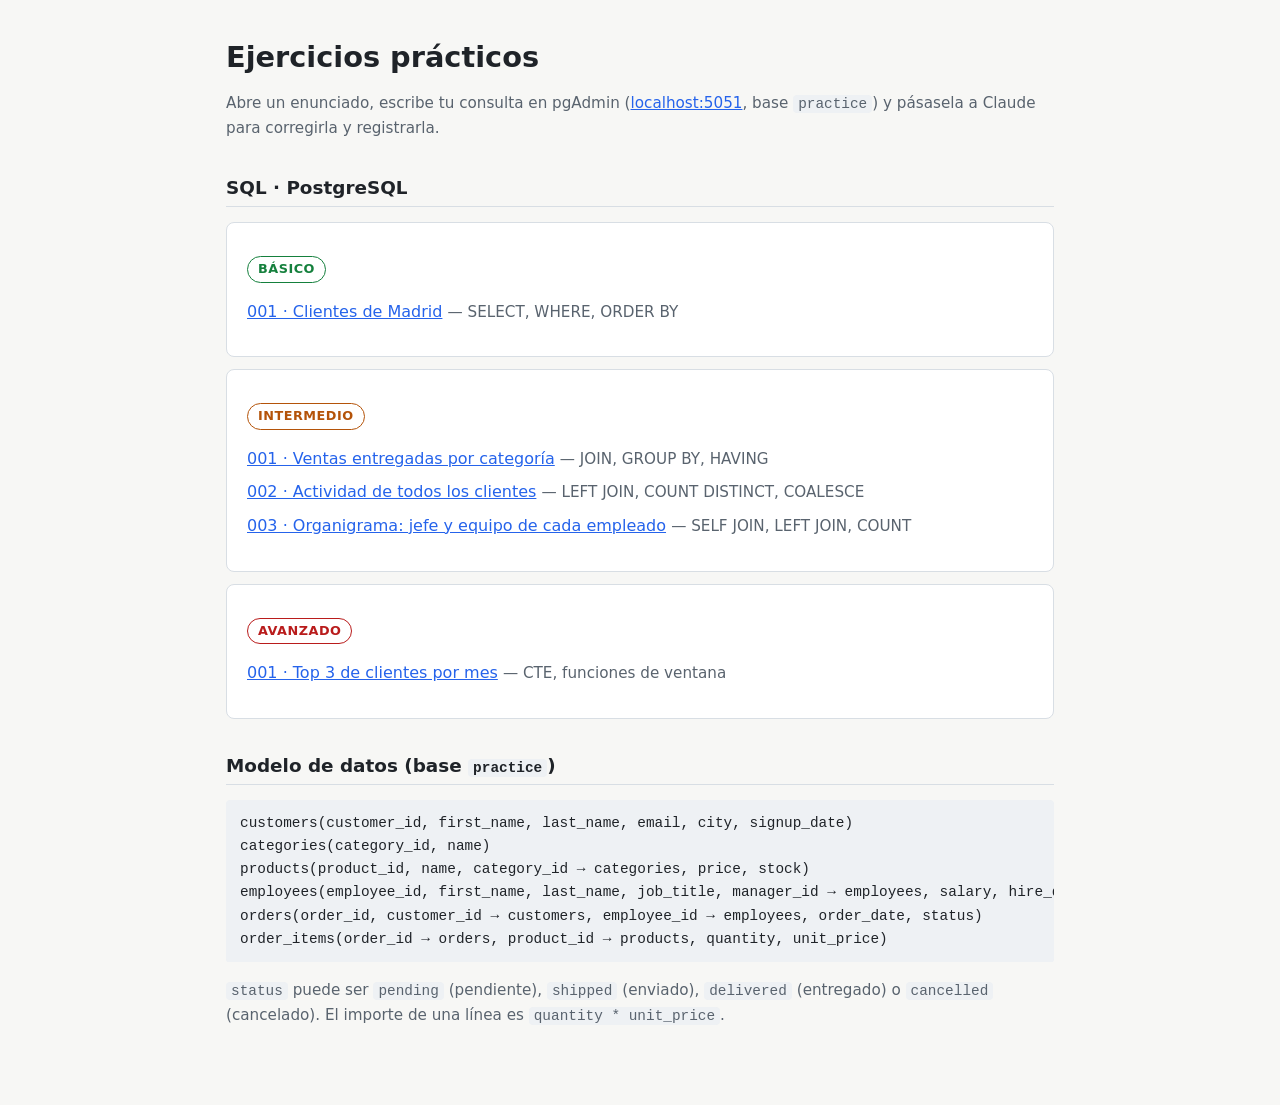
<file: ejercicios-practicos/ejercicios/index.html>
<!doctype html>
<html lang="es">
<head>
<meta charset="utf-8"><meta name="viewport" content="width=device-width, initial-scale=1">
<title>Ejercicios SQL</title>
<link rel="stylesheet" href="estilos.css">
</head>
<body><main>
<h1>Ejercicios prácticos</h1>
<p class="meta">Abre un enunciado, escribe tu consulta en pgAdmin (<a href="http://localhost:5051">localhost:5051</a>, base <code>practice</code>) y pásasela a Claude para corregirla y registrarla.</p>

<h2>SQL · PostgreSQL</h2>
<div class="tarjeta">
  <p><span class="nivel basico">Básico</span></p>
  <ul class="ejercicios">
    <li><a href="sql-postgres/basico/001-customers-by-city.html">001 · Clientes de Madrid</a> <span class="meta">— SELECT, WHERE, ORDER BY</span></li>
  </ul>
</div>
<div class="tarjeta">
  <p><span class="nivel intermedio">Intermedio</span></p>
  <ul class="ejercicios">
    <li><a href="sql-postgres/intermedio/001-sales-by-category.html">001 · Ventas entregadas por categoría</a> <span class="meta">— JOIN, GROUP BY, HAVING</span></li>
    <li><a href="sql-postgres/intermedio/002-customer-activity.html">002 · Actividad de todos los clientes</a> <span class="meta">— LEFT JOIN, COUNT DISTINCT, COALESCE</span></li>
    <li><a href="sql-postgres/intermedio/003-org-chart.html">003 · Organigrama: jefe y equipo de cada empleado</a> <span class="meta">— SELF JOIN, LEFT JOIN, COUNT</span></li>
  </ul>
</div>
<div class="tarjeta">
  <p><span class="nivel avanzado">Avanzado</span></p>
  <ul class="ejercicios">
    <li><a href="sql-postgres/avanzado/001-top-customers-by-month.html">001 · Top 3 de clientes por mes</a> <span class="meta">— CTE, funciones de ventana</span></li>
  </ul>
</div>

<h2>Modelo de datos (base <code>practice</code>)</h2>
<pre>customers(customer_id, first_name, last_name, email, city, signup_date)
categories(category_id, name)
products(product_id, name, category_id → categories, price, stock)
employees(employee_id, first_name, last_name, job_title, manager_id → employees, salary, hire_date)
orders(order_id, customer_id → customers, employee_id → employees, order_date, status)
order_items(order_id → orders, product_id → products, quantity, unit_price)</pre>
<p class="meta"><code>status</code> puede ser <code>pending</code> (pendiente), <code>shipped</code> (enviado), <code>delivered</code> (entregado) o <code>cancelled</code> (cancelado). El importe de una línea es <code>quantity * unit_price</code>.</p>
</main></body>
</html>
</file>
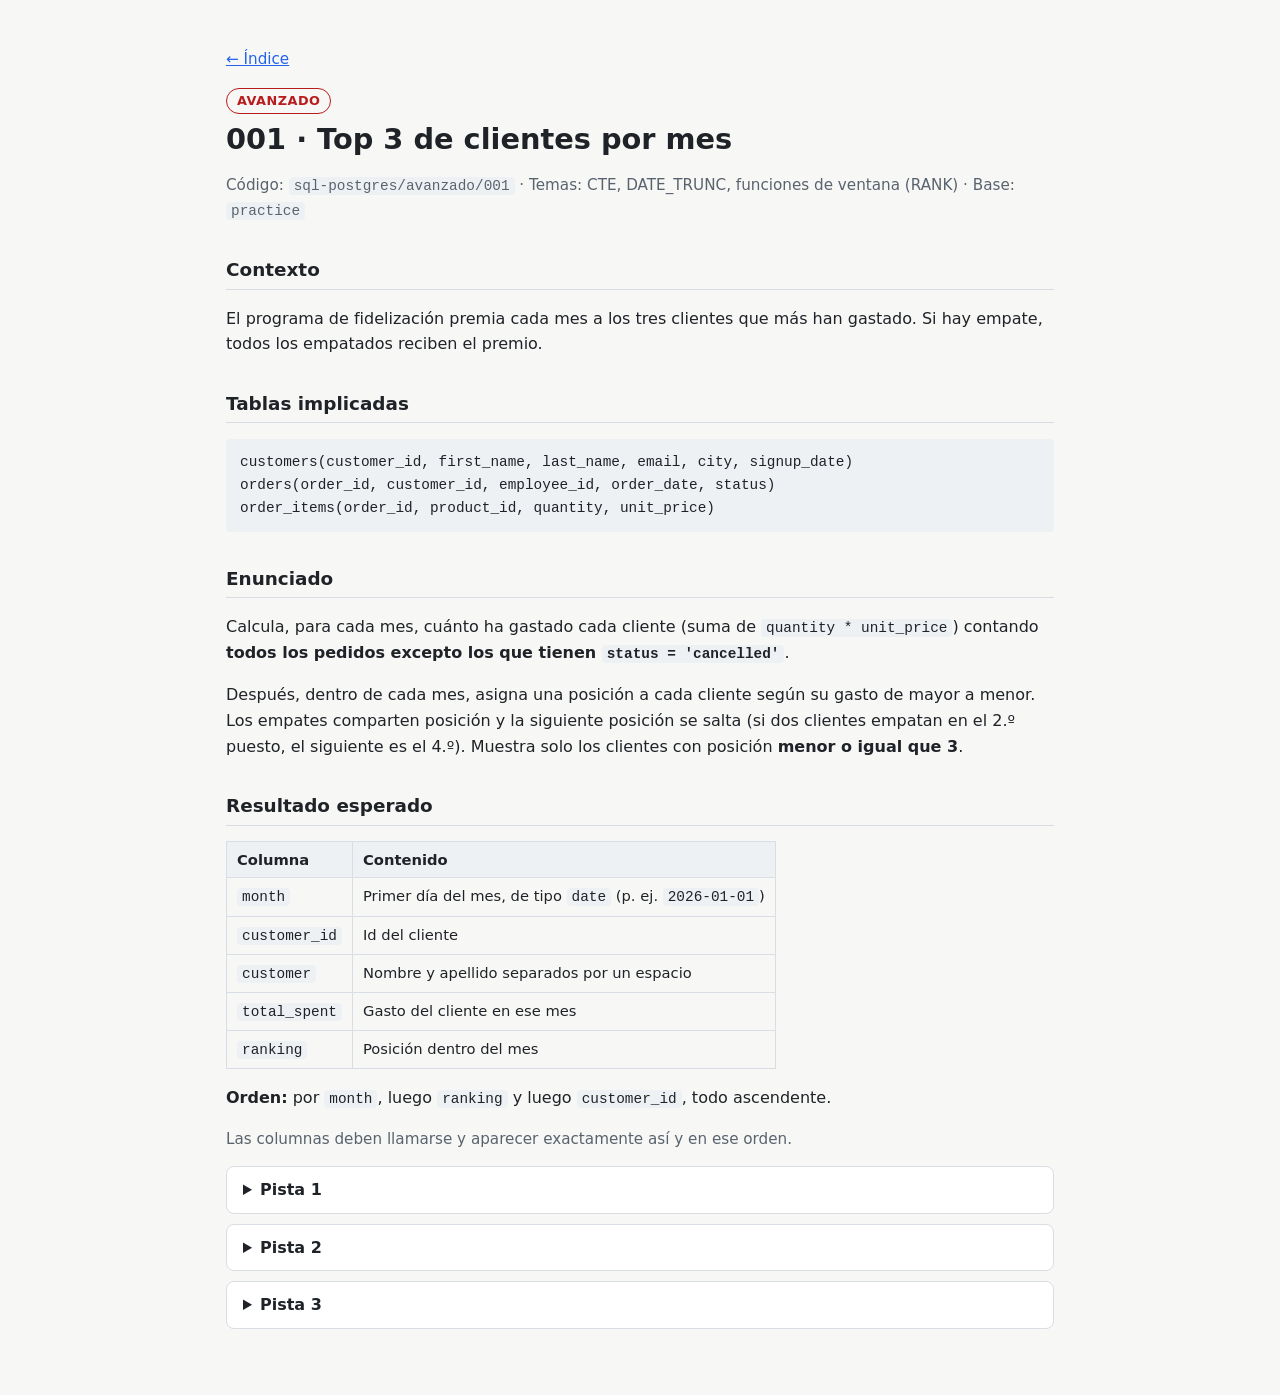
<file: ejercicios-practicos/ejercicios/sql-postgres/avanzado/001-top-customers-by-month.html>
<!doctype html>
<html lang="es">
<head>
<meta charset="utf-8"><meta name="viewport" content="width=device-width, initial-scale=1">
<title>Top clientes por mes</title>
<link rel="stylesheet" href="../../estilos.css">
</head>
<body><main>
<p class="volver"><a href="../../index.html">← Índice</a></p>
<span class="nivel avanzado">Avanzado</span>
<h1>001 · Top 3 de clientes por mes</h1>
<p class="meta">Código: <code>sql-postgres/avanzado/001</code> · Temas: CTE, DATE_TRUNC, funciones de ventana (RANK) · Base: <code>practice</code></p>

<h2>Contexto</h2>
<p>El programa de fidelización premia cada mes a los tres clientes que más han gastado. Si hay empate, todos los empatados reciben el premio.</p>

<h2>Tablas implicadas</h2>
<pre>customers(customer_id, first_name, last_name, email, city, signup_date)
orders(order_id, customer_id, employee_id, order_date, status)
order_items(order_id, product_id, quantity, unit_price)</pre>

<h2>Enunciado</h2>
<p>Calcula, para cada mes, cuánto ha gastado cada cliente (suma de <code>quantity * unit_price</code>) contando <strong>todos los pedidos excepto los que tienen <code>status = 'cancelled'</code></strong>.</p>
<p>Después, dentro de cada mes, asigna una posición a cada cliente según su gasto de mayor a menor. Los empates comparten posición y la siguiente posición se salta (si dos clientes empatan en el 2.º puesto, el siguiente es el 4.º). Muestra solo los clientes con posición <strong>menor o igual que 3</strong>.</p>

<h2>Resultado esperado</h2>
<table>
  <tr><th>Columna</th><th>Contenido</th></tr>
  <tr><td><code>month</code></td><td>Primer día del mes, de tipo <code>date</code> (p. ej. <code>2026-01-01</code>)</td></tr>
  <tr><td><code>customer_id</code></td><td>Id del cliente</td></tr>
  <tr><td><code>customer</code></td><td>Nombre y apellido separados por un espacio</td></tr>
  <tr><td><code>total_spent</code></td><td>Gasto del cliente en ese mes</td></tr>
  <tr><td><code>ranking</code></td><td>Posición dentro del mes</td></tr>
</table>
<p><strong>Orden:</strong> por <code>month</code>, luego <code>ranking</code> y luego <code>customer_id</code>, todo ascendente.</p>
<p class="meta">Las columnas deben llamarse y aparecer exactamente así y en ese orden.</p>

<details><summary>Pista 1</summary><p><code>DATE_TRUNC('month', order_date)</code> devuelve un <code>timestamp</code>; conviértelo con <code>::date</code>.</p></details>
<details><summary>Pista 2</summary><p>Una función de ventana no se puede usar directamente en el <code>WHERE</code>. Calcúlala en un <code>WITH</code> (CTE) o subconsulta y filtra fuera.</p></details>
<details><summary>Pista 3</summary><p>Compara <code>RANK()</code>, <code>DENSE_RANK()</code> y <code>ROW_NUMBER()</code>: solo una cumple la regla de empates del enunciado.</p></details>
</main></body>
</html>
</file>
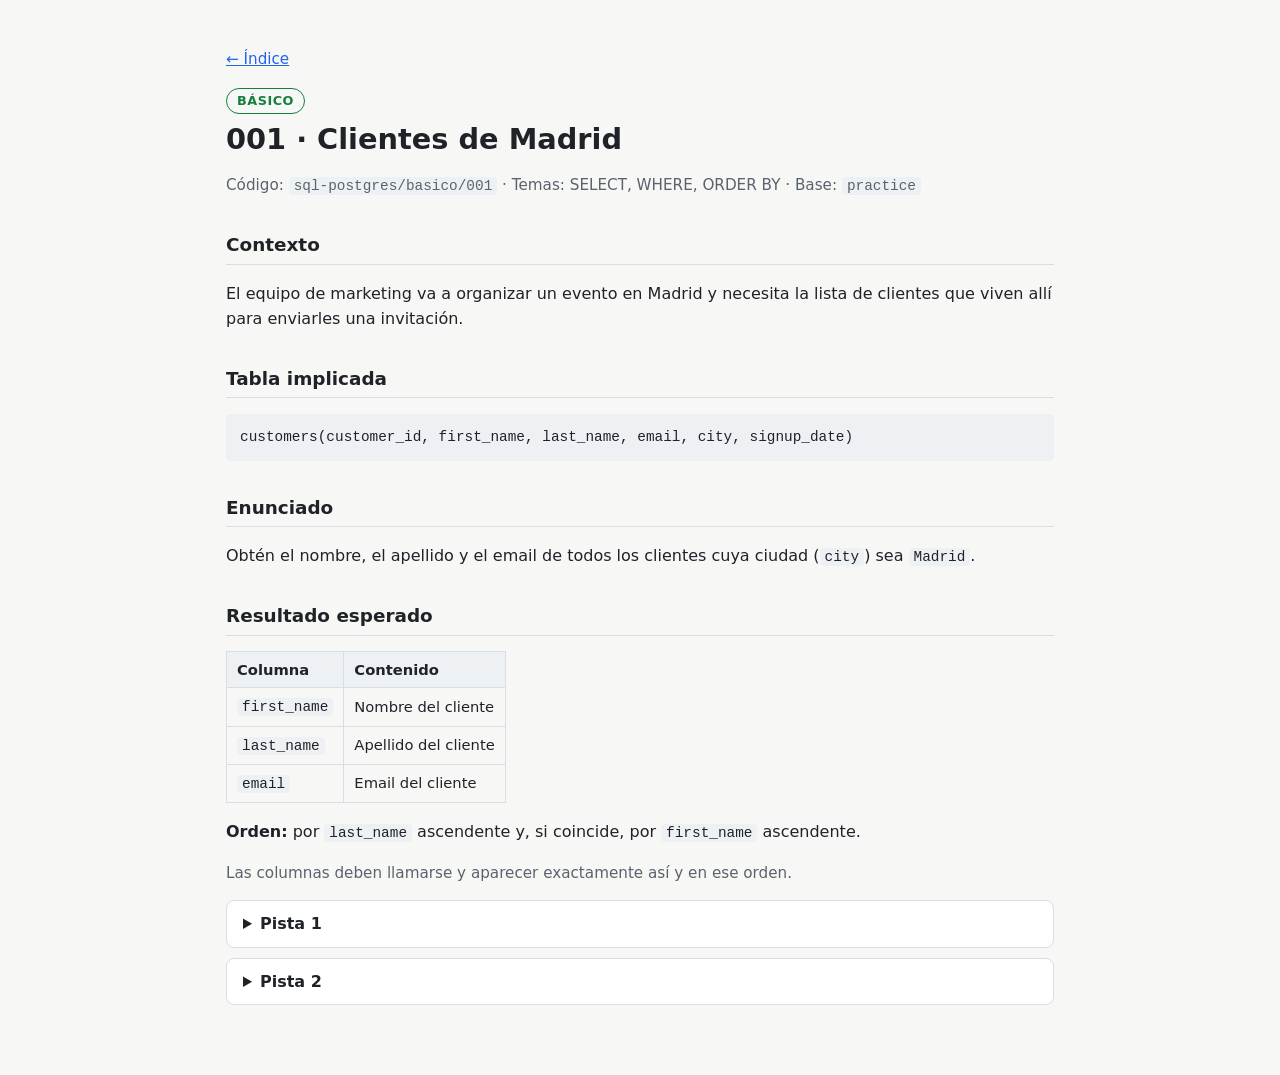
<file: ejercicios-practicos/ejercicios/sql-postgres/basico/001-customers-by-city.html>
<!doctype html>
<html lang="es">
<head>
<meta charset="utf-8"><meta name="viewport" content="width=device-width, initial-scale=1">
<title>Clientes de Madrid</title>
<link rel="stylesheet" href="../../estilos.css">
</head>
<body><main>
<p class="volver"><a href="../../index.html">← Índice</a></p>
<span class="nivel basico">Básico</span>
<h1>001 · Clientes de Madrid</h1>
<p class="meta">Código: <code>sql-postgres/basico/001</code> · Temas: SELECT, WHERE, ORDER BY · Base: <code>practice</code></p>

<h2>Contexto</h2>
<p>El equipo de marketing va a organizar un evento en Madrid y necesita la lista de clientes que viven allí para enviarles una invitación.</p>

<h2>Tabla implicada</h2>
<pre>customers(customer_id, first_name, last_name, email, city, signup_date)</pre>

<h2>Enunciado</h2>
<p>Obtén el nombre, el apellido y el email de todos los clientes cuya ciudad (<code>city</code>) sea <code>Madrid</code>.</p>

<h2>Resultado esperado</h2>
<table>
  <tr><th>Columna</th><th>Contenido</th></tr>
  <tr><td><code>first_name</code></td><td>Nombre del cliente</td></tr>
  <tr><td><code>last_name</code></td><td>Apellido del cliente</td></tr>
  <tr><td><code>email</code></td><td>Email del cliente</td></tr>
</table>
<p><strong>Orden:</strong> por <code>last_name</code> ascendente y, si coincide, por <code>first_name</code> ascendente.</p>
<p class="meta">Las columnas deben llamarse y aparecer exactamente así y en ese orden.</p>

<details><summary>Pista 1</summary><p>Filtra filas con <code>WHERE columna = 'valor'</code>. Los textos van entre comillas simples.</p></details>
<details><summary>Pista 2</summary><p><code>ORDER BY</code> admite varias columnas separadas por comas; se aplican de izquierda a derecha.</p></details>
</main></body>
</html>
</file>
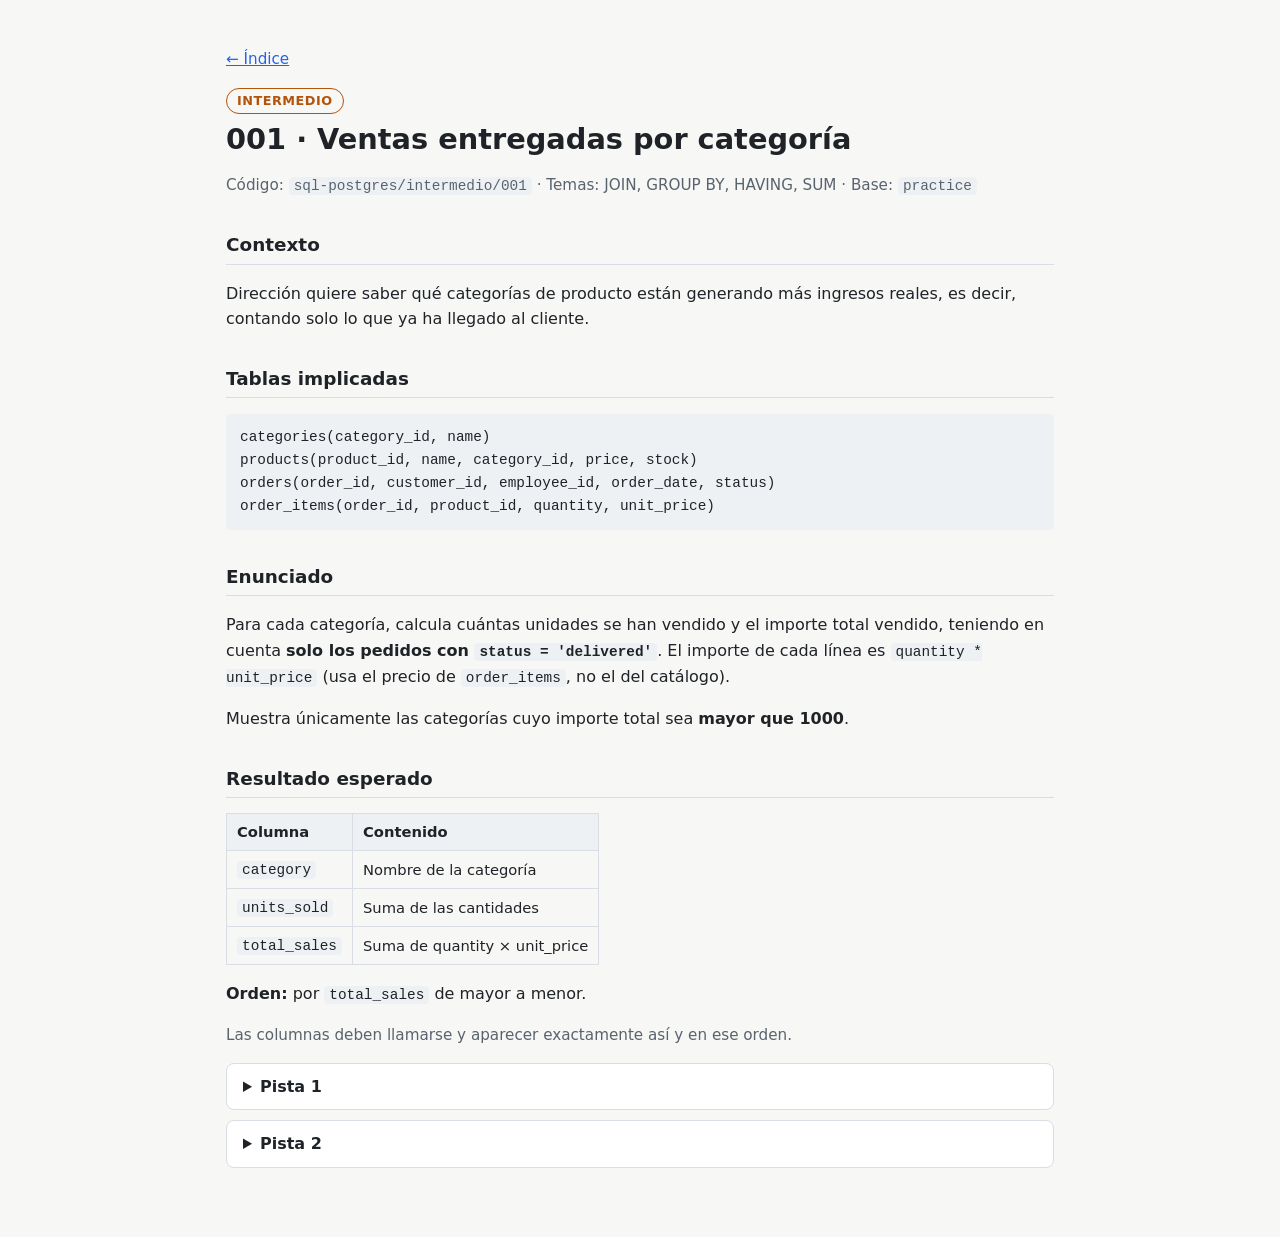
<file: ejercicios-practicos/ejercicios/sql-postgres/intermedio/001-sales-by-category.html>
<!doctype html>
<html lang="es">
<head>
<meta charset="utf-8"><meta name="viewport" content="width=device-width, initial-scale=1">
<title>Ventas por categoría</title>
<link rel="stylesheet" href="../../estilos.css">
</head>
<body><main>
<p class="volver"><a href="../../index.html">← Índice</a></p>
<span class="nivel intermedio">Intermedio</span>
<h1>001 · Ventas entregadas por categoría</h1>
<p class="meta">Código: <code>sql-postgres/intermedio/001</code> · Temas: JOIN, GROUP BY, HAVING, SUM · Base: <code>practice</code></p>

<h2>Contexto</h2>
<p>Dirección quiere saber qué categorías de producto están generando más ingresos reales, es decir, contando solo lo que ya ha llegado al cliente.</p>

<h2>Tablas implicadas</h2>
<pre>categories(category_id, name)
products(product_id, name, category_id, price, stock)
orders(order_id, customer_id, employee_id, order_date, status)
order_items(order_id, product_id, quantity, unit_price)</pre>

<h2>Enunciado</h2>
<p>Para cada categoría, calcula cuántas unidades se han vendido y el importe total vendido, teniendo en cuenta <strong>solo los pedidos con <code>status = 'delivered'</code></strong>. El importe de cada línea es <code>quantity * unit_price</code> (usa el precio de <code>order_items</code>, no el del catálogo).</p>
<p>Muestra únicamente las categorías cuyo importe total sea <strong>mayor que 1000</strong>.</p>

<h2>Resultado esperado</h2>
<table>
  <tr><th>Columna</th><th>Contenido</th></tr>
  <tr><td><code>category</code></td><td>Nombre de la categoría</td></tr>
  <tr><td><code>units_sold</code></td><td>Suma de las cantidades</td></tr>
  <tr><td><code>total_sales</code></td><td>Suma de quantity × unit_price</td></tr>
</table>
<p><strong>Orden:</strong> por <code>total_sales</code> de mayor a menor.</p>
<p class="meta">Las columnas deben llamarse y aparecer exactamente así y en ese orden.</p>

<details><summary>Pista 1</summary><p>Necesitas unir las cuatro tablas: la línea de pedido conoce el producto, el producto conoce la categoría y el pedido conoce el estado.</p></details>
<details><summary>Pista 2</summary><p><code>WHERE</code> filtra filas antes de agrupar; <code>HAVING</code> filtra grupos después de agrupar.</p></details>
</main></body>
</html>
</file>
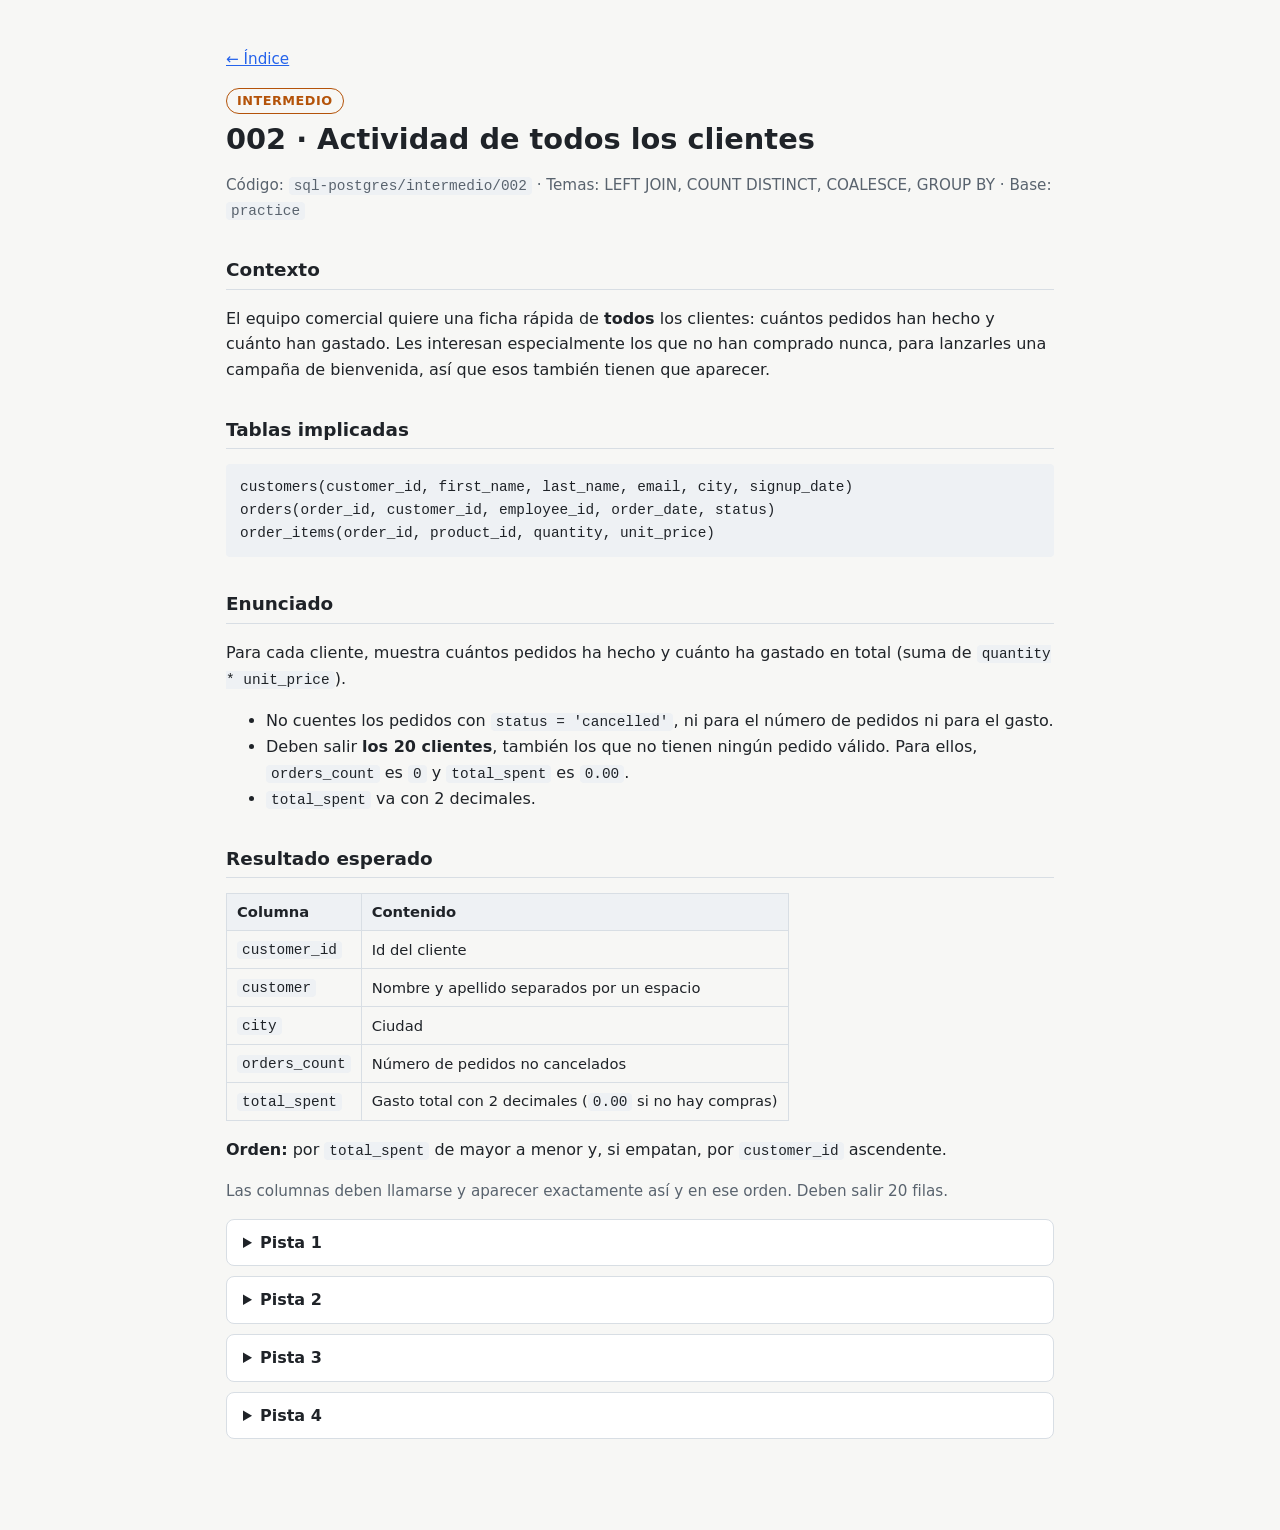
<file: ejercicios-practicos/ejercicios/sql-postgres/intermedio/002-customer-activity.html>
<!doctype html>
<html lang="es">
<head>
<meta charset="utf-8"><meta name="viewport" content="width=device-width, initial-scale=1">
<title>Actividad de clientes</title>
<link rel="stylesheet" href="../../estilos.css">
</head>
<body><main>
<p class="volver"><a href="../../index.html">← Índice</a></p>
<span class="nivel intermedio">Intermedio</span>
<h1>002 · Actividad de todos los clientes</h1>
<p class="meta">Código: <code>sql-postgres/intermedio/002</code> · Temas: LEFT JOIN, COUNT DISTINCT, COALESCE, GROUP BY · Base: <code>practice</code></p>

<h2>Contexto</h2>
<p>El equipo comercial quiere una ficha rápida de <strong>todos</strong> los clientes: cuántos pedidos han hecho y cuánto han gastado. Les interesan especialmente los que no han comprado nunca, para lanzarles una campaña de bienvenida, así que esos también tienen que aparecer.</p>

<h2>Tablas implicadas</h2>
<pre>customers(customer_id, first_name, last_name, email, city, signup_date)
orders(order_id, customer_id, employee_id, order_date, status)
order_items(order_id, product_id, quantity, unit_price)</pre>

<h2>Enunciado</h2>
<p>Para cada cliente, muestra cuántos pedidos ha hecho y cuánto ha gastado en total (suma de <code>quantity * unit_price</code>).</p>
<ul>
  <li>No cuentes los pedidos con <code>status = 'cancelled'</code>, ni para el número de pedidos ni para el gasto.</li>
  <li>Deben salir <strong>los 20 clientes</strong>, también los que no tienen ningún pedido válido. Para ellos, <code>orders_count</code> es <code>0</code> y <code>total_spent</code> es <code>0.00</code>.</li>
  <li><code>total_spent</code> va con 2 decimales.</li>
</ul>

<h2>Resultado esperado</h2>
<table>
  <tr><th>Columna</th><th>Contenido</th></tr>
  <tr><td><code>customer_id</code></td><td>Id del cliente</td></tr>
  <tr><td><code>customer</code></td><td>Nombre y apellido separados por un espacio</td></tr>
  <tr><td><code>city</code></td><td>Ciudad</td></tr>
  <tr><td><code>orders_count</code></td><td>Número de pedidos no cancelados</td></tr>
  <tr><td><code>total_spent</code></td><td>Gasto total con 2 decimales (<code>0.00</code> si no hay compras)</td></tr>
</table>
<p><strong>Orden:</strong> por <code>total_spent</code> de mayor a menor y, si empatan, por <code>customer_id</code> ascendente.</p>
<p class="meta">Las columnas deben llamarse y aparecer exactamente así y en ese orden. Deben salir 20 filas.</p>

<details><summary>Pista 1</summary><p>Un <code>join</code> normal solo deja las filas que tienen pareja en las dos tablas. Busca qué tipo de <code>join</code> conserva todas las filas de la tabla de la izquierda aunque no tengan pareja.</p></details>
<details><summary>Pista 2</summary><p>Un pedido tiene varias líneas. Si cuentas con <code>count(o.order_id)</code> después de unir <code>order_items</code>, cada pedido cuenta tantas veces como líneas tenga. Prueba <code>count(distinct ...)</code>.</p></details>
<details><summary>Pista 3</summary><p>Si te salen 17 filas en vez de 20, revisa <strong>dónde</strong> pusiste la condición de <code>cancelled</code>: no es lo mismo filtrar en el <code>where</code> que en el <code>on</code> del <code>join</code>.</p></details>
<details><summary>Pista 4</summary><p>La suma de nada es <code>null</code>, no <code>0</code>. Mira <code>coalesce(valor, 0)</code>, y <code>round(valor, 2)</code> para los decimales.</p></details>
</main></body>
</html>
</file>
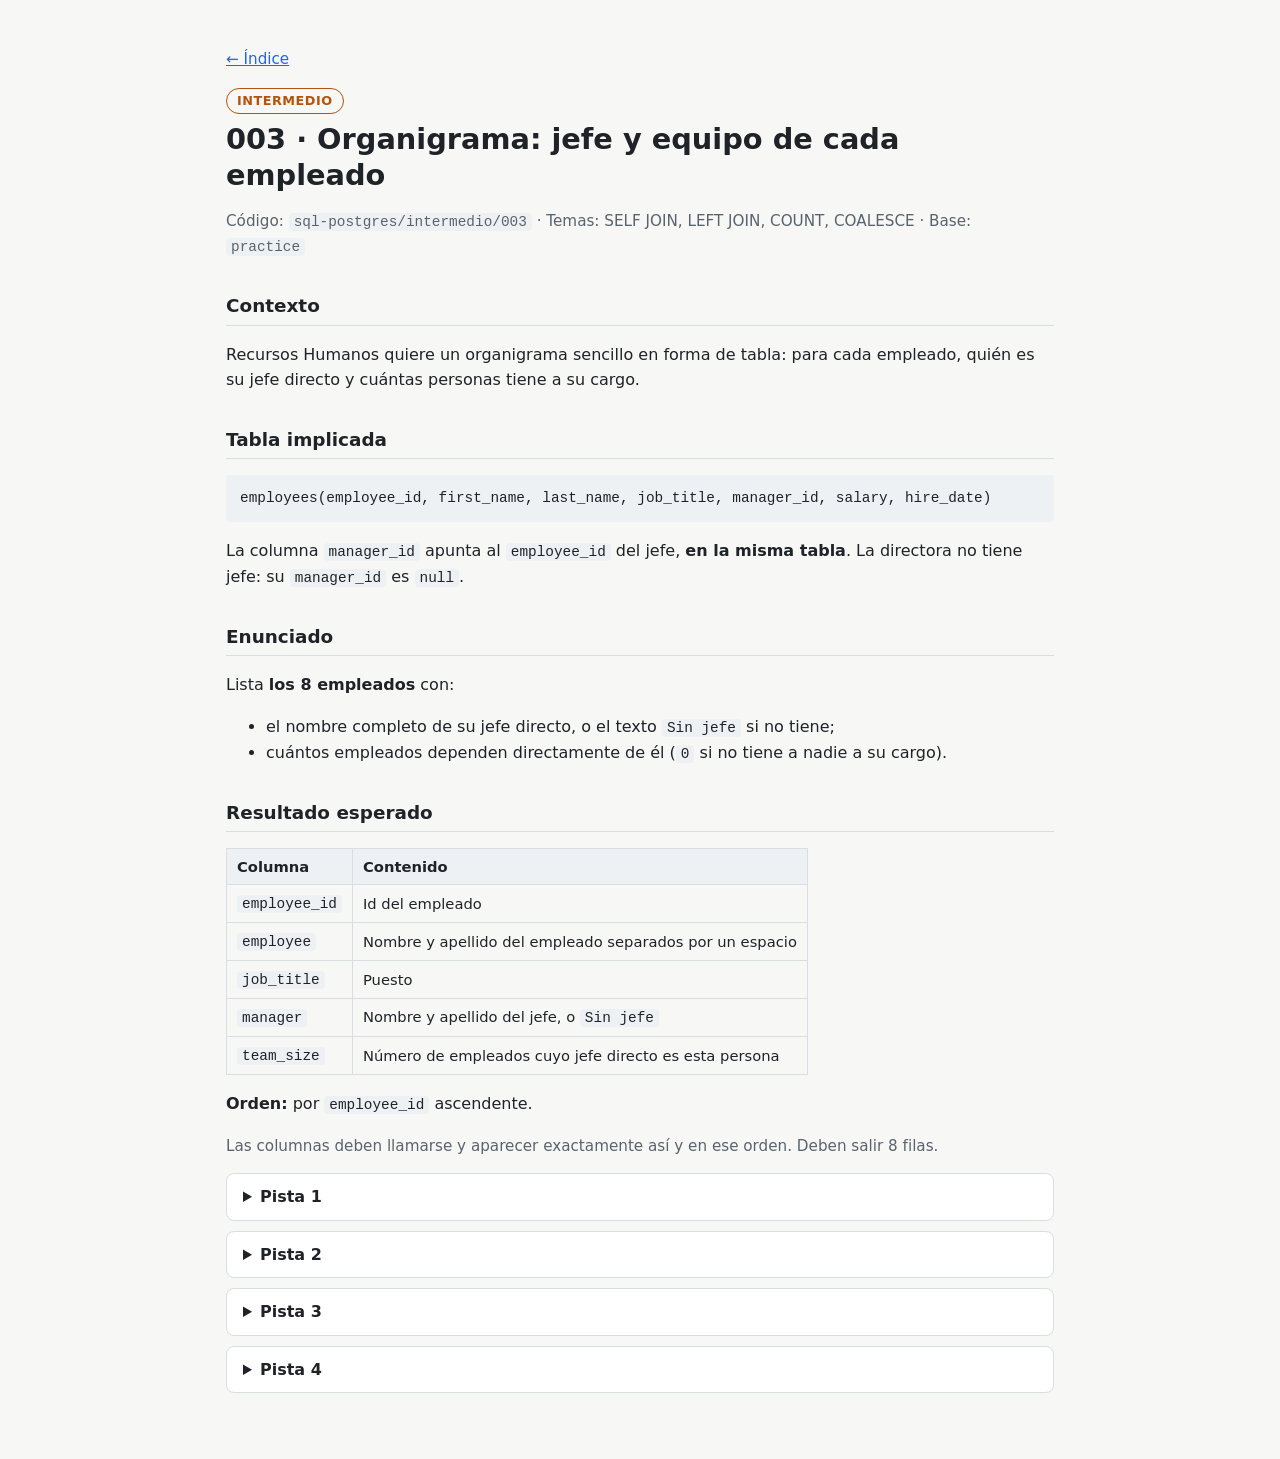
<file: ejercicios-practicos/ejercicios/sql-postgres/intermedio/003-org-chart.html>
<!doctype html>
<html lang="es">
<head>
<meta charset="utf-8"><meta name="viewport" content="width=device-width, initial-scale=1">
<title>Organigrama</title>
<link rel="stylesheet" href="../../estilos.css">
</head>
<body><main>
<p class="volver"><a href="../../index.html">← Índice</a></p>
<span class="nivel intermedio">Intermedio</span>
<h1>003 · Organigrama: jefe y equipo de cada empleado</h1>
<p class="meta">Código: <code>sql-postgres/intermedio/003</code> · Temas: SELF JOIN, LEFT JOIN, COUNT, COALESCE · Base: <code>practice</code></p>

<h2>Contexto</h2>
<p>Recursos Humanos quiere un organigrama sencillo en forma de tabla: para cada empleado, quién es su jefe directo y cuántas personas tiene a su cargo.</p>

<h2>Tabla implicada</h2>
<pre>employees(employee_id, first_name, last_name, job_title, manager_id, salary, hire_date)</pre>
<p>La columna <code>manager_id</code> apunta al <code>employee_id</code> del jefe, <strong>en la misma tabla</strong>. La directora no tiene jefe: su <code>manager_id</code> es <code>null</code>.</p>

<h2>Enunciado</h2>
<p>Lista <strong>los 8 empleados</strong> con:</p>
<ul>
  <li>el nombre completo de su jefe directo, o el texto <code>Sin jefe</code> si no tiene;</li>
  <li>cuántos empleados dependen directamente de él (<code>0</code> si no tiene a nadie a su cargo).</li>
</ul>

<h2>Resultado esperado</h2>
<table>
  <tr><th>Columna</th><th>Contenido</th></tr>
  <tr><td><code>employee_id</code></td><td>Id del empleado</td></tr>
  <tr><td><code>employee</code></td><td>Nombre y apellido del empleado separados por un espacio</td></tr>
  <tr><td><code>job_title</code></td><td>Puesto</td></tr>
  <tr><td><code>manager</code></td><td>Nombre y apellido del jefe, o <code>Sin jefe</code></td></tr>
  <tr><td><code>team_size</code></td><td>Número de empleados cuyo jefe directo es esta persona</td></tr>
</table>
<p><strong>Orden:</strong> por <code>employee_id</code> ascendente.</p>
<p class="meta">Las columnas deben llamarse y aparecer exactamente así y en ese orden. Deben salir 8 filas.</p>

<details><summary>Pista 1</summary><p>Puedes poner la misma tabla dos (o tres) veces en el <code>from</code>/<code>join</code>, siempre que cada una tenga un alias distinto. Piensa en una copia como "el empleado" y otra como "su jefe".</p></details>
<details><summary>Pista 2</summary><p>Para el jefe: la copia "jefe" se une donde su <code>employee_id</code> es el <code>manager_id</code> del empleado. Para el equipo, al revés: otra copia cuyo <code>manager_id</code> es el <code>employee_id</code> del empleado.</p></details>
<details><summary>Pista 3</summary><p>Si la directora desaparece o los vendedores no salen con <code>0</code>, revisa qué tipo de <code>join</code> usas (ya te pasó en el 002).</p></details>
<details><summary>Pista 4</summary><p>Ojo con <code>concat</code>: si el jefe no existe, <code>concat(null, ' ', null)</code> devuelve <code>' '</code> (un espacio), no <code>null</code>, y entonces <code>coalesce</code> no lo reemplaza. Con <code>||</code> sí: <code>null || ' ' || null</code> es <code>null</code>.</p></details>
</main></body>
</html>
</file>
<file: ejercicios-practicos/ejercicios/estilos.css>
:root {
  --fondo: #f7f7f5; --texto: #1f2328; --suave: #59636e; --borde: #d8dee4;
  --tarjeta: #ffffff; --codigo: #eef1f4; --acento: #2563eb;
  --basico: #15803d; --intermedio: #b45309; --avanzado: #b91c1c;
}
@media (prefers-color-scheme: dark) {
  :root {
    --fondo: #16181d; --texto: #e6e8eb; --suave: #9aa4af; --borde: #2f343c;
    --tarjeta: #1e2128; --codigo: #262a32; --acento: #7aa2ff;
    --basico: #4ade80; --intermedio: #fbbf24; --avanzado: #f87171;
  }
}
* { box-sizing: border-box; }
body { margin: 0; background: var(--fondo); color: var(--texto);
  font: 16px/1.6 system-ui, -apple-system, "Segoe UI", sans-serif; }
main { max-width: 860px; margin: 0 auto; padding: 32px 16px 64px; }
a { color: var(--acento); }
h1 { font-size: 1.8rem; line-height: 1.25; margin: 8px 0 4px; }
h2 { font-size: 1.15rem; margin-top: 32px; border-bottom: 1px solid var(--borde); padding-bottom: 4px; }
.meta { color: var(--suave); font-size: .95rem; }
.nivel { display: inline-block; font-size: .8rem; font-weight: 600; text-transform: uppercase;
  letter-spacing: .04em; padding: 2px 10px; border-radius: 999px; border: 1px solid currentColor; }
.nivel.basico { color: var(--basico); } .nivel.intermedio { color: var(--intermedio); } .nivel.avanzado { color: var(--avanzado); }
code, pre { font-family: ui-monospace, Consolas, monospace; font-size: .9rem; background: var(--codigo); border-radius: 4px; }
code { padding: 1px 5px; }
pre { padding: 12px 14px; overflow-x: auto; }
table { border-collapse: collapse; width: 100%; margin: 8px 0; font-size: .92rem; display: block; overflow-x: auto; }
th, td { border: 1px solid var(--borde); padding: 6px 10px; text-align: left; white-space: nowrap; }
th { background: var(--codigo); }
.tarjeta { background: var(--tarjeta); border: 1px solid var(--borde); border-radius: 8px; padding: 16px 20px; margin: 12px 0; }
details { background: var(--tarjeta); border: 1px solid var(--borde); border-radius: 8px; padding: 10px 16px; margin: 10px 0; }
summary { cursor: pointer; font-weight: 600; }
ul.ejercicios { list-style: none; padding: 0; }
ul.ejercicios li { margin: 8px 0; }
.volver { font-size: .95rem; }
</file>
